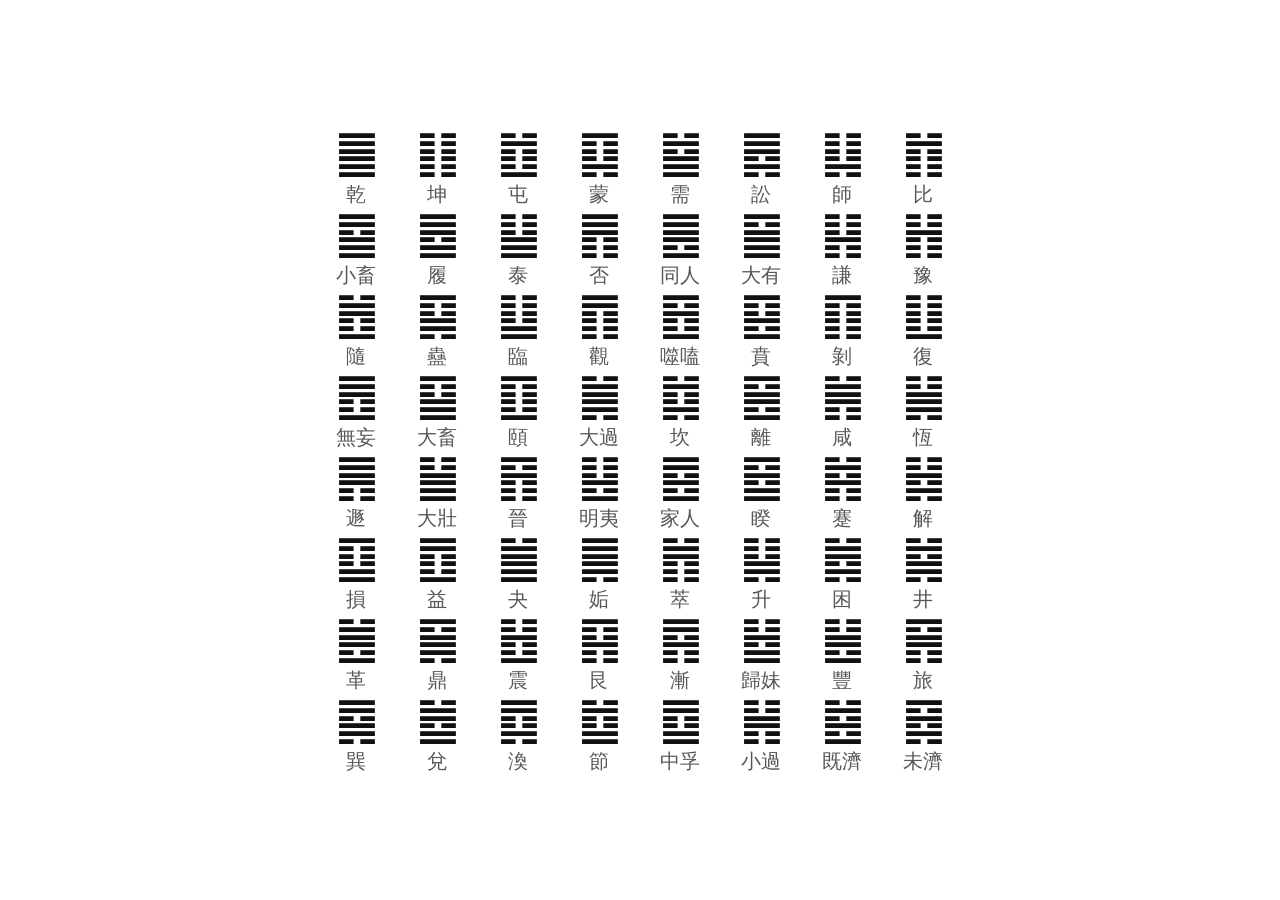
<file: index.html>
<!doctype html>
<html lang="en">
  <head>
    <meta charset="utf-8" />
    <meta name="viewport" content="width=device-width, initial-scale=1" />
    <title>Yijing Hexagrams</title>
    <link rel="stylesheet" href="styles.css" />
  </head>
  <body>
    <div class="scene">
        <main class="hexagram-grid" aria-label="Yijing hexagrams">
          <a href="#hexagram-01" aria-label="Hexagram 1 乾"
            ><span class="hexagram-label"
              ><span class="symbol" aria-hidden="true">䷀</span
              ><span class="hanzi" aria-hidden="true">乾</span></span
            ></a
          >
          <a href="#hexagram-02" aria-label="Hexagram 2 坤"
            ><span class="hexagram-label"
              ><span class="symbol" aria-hidden="true">䷁</span
              ><span class="hanzi" aria-hidden="true">坤</span></span
            ></a
          >
          <a href="#hexagram-03" aria-label="Hexagram 3 屯"
            ><span class="hexagram-label"
              ><span class="symbol" aria-hidden="true">䷂</span
              ><span class="hanzi" aria-hidden="true">屯</span></span
            ></a
          >
          <a href="#hexagram-04" aria-label="Hexagram 4 蒙"
            ><span class="hexagram-label"
              ><span class="symbol" aria-hidden="true">䷃</span
              ><span class="hanzi" aria-hidden="true">蒙</span></span
            ></a
          >
          <a href="#hexagram-05" aria-label="Hexagram 5 需"
            ><span class="hexagram-label"
              ><span class="symbol" aria-hidden="true">䷄</span
              ><span class="hanzi" aria-hidden="true">需</span></span
            ></a
          >
          <a href="#hexagram-06" aria-label="Hexagram 6 訟"
            ><span class="hexagram-label"
              ><span class="symbol" aria-hidden="true">䷅</span
              ><span class="hanzi" aria-hidden="true">訟</span></span
            ></a
          >
          <a href="#hexagram-07" aria-label="Hexagram 7 師"
            ><span class="hexagram-label"
              ><span class="symbol" aria-hidden="true">䷆</span
              ><span class="hanzi" aria-hidden="true">師</span></span
            ></a
          >
          <a href="#hexagram-08" aria-label="Hexagram 8 比"
            ><span class="hexagram-label"
              ><span class="symbol" aria-hidden="true">䷇</span
              ><span class="hanzi" aria-hidden="true">比</span></span
            ></a
          >
          <a href="#hexagram-09" aria-label="Hexagram 9 小畜"
            ><span class="hexagram-label"
              ><span class="symbol" aria-hidden="true">䷈</span
              ><span class="hanzi" aria-hidden="true">小畜</span></span
            ></a
          >
          <a href="#hexagram-10" aria-label="Hexagram 10 履"
            ><span class="hexagram-label"
              ><span class="symbol" aria-hidden="true">䷉</span
              ><span class="hanzi" aria-hidden="true">履</span></span
            ></a
          >
          <a href="#hexagram-11" aria-label="Hexagram 11 泰"
            ><span class="hexagram-label"
              ><span class="symbol" aria-hidden="true">䷊</span
              ><span class="hanzi" aria-hidden="true">泰</span></span
            ></a
          >
          <a href="#hexagram-12" aria-label="Hexagram 12 否"
            ><span class="hexagram-label"
              ><span class="symbol" aria-hidden="true">䷋</span
              ><span class="hanzi" aria-hidden="true">否</span></span
            ></a
          >
          <a href="#hexagram-13" aria-label="Hexagram 13 同人"
            ><span class="hexagram-label"
              ><span class="symbol" aria-hidden="true">䷌</span
              ><span class="hanzi" aria-hidden="true">同人</span></span
            ></a
          >
          <a href="#hexagram-14" aria-label="Hexagram 14 大有"
            ><span class="hexagram-label"
              ><span class="symbol" aria-hidden="true">䷍</span
              ><span class="hanzi" aria-hidden="true">大有</span></span
            ></a
          >
          <a href="#hexagram-15" aria-label="Hexagram 15 謙"
            ><span class="hexagram-label"
              ><span class="symbol" aria-hidden="true">䷎</span
              ><span class="hanzi" aria-hidden="true">謙</span></span
            ></a
          >
          <a href="#hexagram-16" aria-label="Hexagram 16 豫"
            ><span class="hexagram-label"
              ><span class="symbol" aria-hidden="true">䷏</span
              ><span class="hanzi" aria-hidden="true">豫</span></span
            ></a
          >
          <a href="#hexagram-17" aria-label="Hexagram 17 隨"
            ><span class="hexagram-label"
              ><span class="symbol" aria-hidden="true">䷐</span
              ><span class="hanzi" aria-hidden="true">隨</span></span
            ></a
          >
          <a href="#hexagram-18" aria-label="Hexagram 18 蠱"
            ><span class="hexagram-label"
              ><span class="symbol" aria-hidden="true">䷑</span
              ><span class="hanzi" aria-hidden="true">蠱</span></span
            ></a
          >
          <a href="#hexagram-19" aria-label="Hexagram 19 臨"
            ><span class="hexagram-label"
              ><span class="symbol" aria-hidden="true">䷒</span
              ><span class="hanzi" aria-hidden="true">臨</span></span
            ></a
          >
          <a href="#hexagram-20" aria-label="Hexagram 20 觀"
            ><span class="hexagram-label"
              ><span class="symbol" aria-hidden="true">䷓</span
              ><span class="hanzi" aria-hidden="true">觀</span></span
            ></a
          >
          <a href="#hexagram-21" aria-label="Hexagram 21 噬嗑"
            ><span class="hexagram-label"
              ><span class="symbol" aria-hidden="true">䷔</span
              ><span class="hanzi" aria-hidden="true">噬嗑</span></span
            ></a
          >
          <a href="#hexagram-22" aria-label="Hexagram 22 賁"
            ><span class="hexagram-label"
              ><span class="symbol" aria-hidden="true">䷕</span
              ><span class="hanzi" aria-hidden="true">賁</span></span
            ></a
          >
          <a href="#hexagram-23" aria-label="Hexagram 23 剝"
            ><span class="hexagram-label"
              ><span class="symbol" aria-hidden="true">䷖</span
              ><span class="hanzi" aria-hidden="true">剝</span></span
            ></a
          >
          <a href="#hexagram-24" aria-label="Hexagram 24 復"
            ><span class="hexagram-label"
              ><span class="symbol" aria-hidden="true">䷗</span
              ><span class="hanzi" aria-hidden="true">復</span></span
            ></a
          >
          <a href="#hexagram-25" aria-label="Hexagram 25 無妄"
            ><span class="hexagram-label"
              ><span class="symbol" aria-hidden="true">䷘</span
              ><span class="hanzi" aria-hidden="true">無妄</span></span
            ></a
          >
          <a href="#hexagram-26" aria-label="Hexagram 26 大畜"
            ><span class="hexagram-label"
              ><span class="symbol" aria-hidden="true">䷙</span
              ><span class="hanzi" aria-hidden="true">大畜</span></span
            ></a
          >
          <a href="#hexagram-27" aria-label="Hexagram 27 頤"
            ><span class="hexagram-label"
              ><span class="symbol" aria-hidden="true">䷚</span
              ><span class="hanzi" aria-hidden="true">頤</span></span
            ></a
          >
          <a href="#hexagram-28" aria-label="Hexagram 28 大過"
            ><span class="hexagram-label"
              ><span class="symbol" aria-hidden="true">䷛</span
              ><span class="hanzi" aria-hidden="true">大過</span></span
            ></a
          >
          <a href="#hexagram-29" aria-label="Hexagram 29 坎"
            ><span class="hexagram-label"
              ><span class="symbol" aria-hidden="true">䷜</span
              ><span class="hanzi" aria-hidden="true">坎</span></span
            ></a
          >
          <a href="#hexagram-30" aria-label="Hexagram 30 離"
            ><span class="hexagram-label"
              ><span class="symbol" aria-hidden="true">䷝</span
              ><span class="hanzi" aria-hidden="true">離</span></span
            ></a
          >
          <a href="#hexagram-31" aria-label="Hexagram 31 咸"
            ><span class="hexagram-label"
              ><span class="symbol" aria-hidden="true">䷞</span
              ><span class="hanzi" aria-hidden="true">咸</span></span
            ></a
          >
          <a href="#hexagram-32" aria-label="Hexagram 32 恆"
            ><span class="hexagram-label"
              ><span class="symbol" aria-hidden="true">䷟</span
              ><span class="hanzi" aria-hidden="true">恆</span></span
            ></a
          >
          <a href="#hexagram-33" aria-label="Hexagram 33 遯"
            ><span class="hexagram-label"
              ><span class="symbol" aria-hidden="true">䷠</span
              ><span class="hanzi" aria-hidden="true">遯</span></span
            ></a
          >
          <a href="#hexagram-34" aria-label="Hexagram 34 大壯"
            ><span class="hexagram-label"
              ><span class="symbol" aria-hidden="true">䷡</span
              ><span class="hanzi" aria-hidden="true">大壯</span></span
            ></a
          >
          <a href="#hexagram-35" aria-label="Hexagram 35 晉"
            ><span class="hexagram-label"
              ><span class="symbol" aria-hidden="true">䷢</span
              ><span class="hanzi" aria-hidden="true">晉</span></span
            ></a
          >
          <a href="#hexagram-36" aria-label="Hexagram 36 明夷"
            ><span class="hexagram-label"
              ><span class="symbol" aria-hidden="true">䷣</span
              ><span class="hanzi" aria-hidden="true">明夷</span></span
            ></a
          >
          <a href="#hexagram-37" aria-label="Hexagram 37 家人"
            ><span class="hexagram-label"
              ><span class="symbol" aria-hidden="true">䷤</span
              ><span class="hanzi" aria-hidden="true">家人</span></span
            ></a
          >
          <a href="#hexagram-38" aria-label="Hexagram 38 睽"
            ><span class="hexagram-label"
              ><span class="symbol" aria-hidden="true">䷥</span
              ><span class="hanzi" aria-hidden="true">睽</span></span
            ></a
          >
          <a href="#hexagram-39" aria-label="Hexagram 39 蹇"
            ><span class="hexagram-label"
              ><span class="symbol" aria-hidden="true">䷦</span
              ><span class="hanzi" aria-hidden="true">蹇</span></span
            ></a
          >
          <a href="#hexagram-40" aria-label="Hexagram 40 解"
            ><span class="hexagram-label"
              ><span class="symbol" aria-hidden="true">䷧</span
              ><span class="hanzi" aria-hidden="true">解</span></span
            ></a
          >
          <a href="#hexagram-41" aria-label="Hexagram 41 損"
            ><span class="hexagram-label"
              ><span class="symbol" aria-hidden="true">䷨</span
              ><span class="hanzi" aria-hidden="true">損</span></span
            ></a
          >
          <a href="#hexagram-42" aria-label="Hexagram 42 益"
            ><span class="hexagram-label"
              ><span class="symbol" aria-hidden="true">䷩</span
              ><span class="hanzi" aria-hidden="true">益</span></span
            ></a
          >
          <a href="#hexagram-43" aria-label="Hexagram 43 夬"
            ><span class="hexagram-label"
              ><span class="symbol" aria-hidden="true">䷪</span
              ><span class="hanzi" aria-hidden="true">夬</span></span
            ></a
          >
          <a href="#hexagram-44" aria-label="Hexagram 44 姤"
            ><span class="hexagram-label"
              ><span class="symbol" aria-hidden="true">䷫</span
              ><span class="hanzi" aria-hidden="true">姤</span></span
            ></a
          >
          <a href="#hexagram-45" aria-label="Hexagram 45 萃"
            ><span class="hexagram-label"
              ><span class="symbol" aria-hidden="true">䷬</span
              ><span class="hanzi" aria-hidden="true">萃</span></span
            ></a
          >
          <a href="#hexagram-46" aria-label="Hexagram 46 升"
            ><span class="hexagram-label"
              ><span class="symbol" aria-hidden="true">䷭</span
              ><span class="hanzi" aria-hidden="true">升</span></span
            ></a
          >
          <a href="#hexagram-47" aria-label="Hexagram 47 困"
            ><span class="hexagram-label"
              ><span class="symbol" aria-hidden="true">䷮</span
              ><span class="hanzi" aria-hidden="true">困</span></span
            ></a
          >
          <a href="#hexagram-48" aria-label="Hexagram 48 井"
            ><span class="hexagram-label"
              ><span class="symbol" aria-hidden="true">䷯</span
              ><span class="hanzi" aria-hidden="true">井</span></span
            ></a
          >
          <a href="#hexagram-49" aria-label="Hexagram 49 革"
            ><span class="hexagram-label"
              ><span class="symbol" aria-hidden="true">䷰</span
              ><span class="hanzi" aria-hidden="true">革</span></span
            ></a
          >
          <a href="#hexagram-50" aria-label="Hexagram 50 鼎"
            ><span class="hexagram-label"
              ><span class="symbol" aria-hidden="true">䷱</span
              ><span class="hanzi" aria-hidden="true">鼎</span></span
            ></a
          >
          <a href="#hexagram-51" aria-label="Hexagram 51 震"
            ><span class="hexagram-label"
              ><span class="symbol" aria-hidden="true">䷲</span
              ><span class="hanzi" aria-hidden="true">震</span></span
            ></a
          >
          <a href="#hexagram-52" aria-label="Hexagram 52 艮"
            ><span class="hexagram-label"
              ><span class="symbol" aria-hidden="true">䷳</span
              ><span class="hanzi" aria-hidden="true">艮</span></span
            ></a
          >
          <a href="#hexagram-53" aria-label="Hexagram 53 漸"
            ><span class="hexagram-label"
              ><span class="symbol" aria-hidden="true">䷴</span
              ><span class="hanzi" aria-hidden="true">漸</span></span
            ></a
          >
          <a href="#hexagram-54" aria-label="Hexagram 54 歸妹"
            ><span class="hexagram-label"
              ><span class="symbol" aria-hidden="true">䷵</span
              ><span class="hanzi" aria-hidden="true">歸妹</span></span
            ></a
          >
          <a href="#hexagram-55" aria-label="Hexagram 55 豐"
            ><span class="hexagram-label"
              ><span class="symbol" aria-hidden="true">䷶</span
              ><span class="hanzi" aria-hidden="true">豐</span></span
            ></a
          >
          <a href="#hexagram-56" aria-label="Hexagram 56 旅"
            ><span class="hexagram-label"
              ><span class="symbol" aria-hidden="true">䷷</span
              ><span class="hanzi" aria-hidden="true">旅</span></span
            ></a
          >
          <a href="#hexagram-57" aria-label="Hexagram 57 巽"
            ><span class="hexagram-label"
              ><span class="symbol" aria-hidden="true">䷸</span
              ><span class="hanzi" aria-hidden="true">巽</span></span
            ></a
          >
          <a href="#hexagram-58" aria-label="Hexagram 58 兌"
            ><span class="hexagram-label"
              ><span class="symbol" aria-hidden="true">䷹</span
              ><span class="hanzi" aria-hidden="true">兌</span></span
            ></a
          >
          <a href="#hexagram-59" aria-label="Hexagram 59 渙"
            ><span class="hexagram-label"
              ><span class="symbol" aria-hidden="true">䷺</span
              ><span class="hanzi" aria-hidden="true">渙</span></span
            ></a
          >
          <a href="#hexagram-60" aria-label="Hexagram 60 節"
            ><span class="hexagram-label"
              ><span class="symbol" aria-hidden="true">䷻</span
              ><span class="hanzi" aria-hidden="true">節</span></span
            ></a
          >
          <a href="#hexagram-61" aria-label="Hexagram 61 中孚"
            ><span class="hexagram-label"
              ><span class="symbol" aria-hidden="true">䷼</span
              ><span class="hanzi" aria-hidden="true">中孚</span></span
            ></a
          >
          <a href="#hexagram-62" aria-label="Hexagram 62 小過"
            ><span class="hexagram-label"
              ><span class="symbol" aria-hidden="true">䷽</span
              ><span class="hanzi" aria-hidden="true">小過</span></span
            ></a
          >
          <a href="#hexagram-63" aria-label="Hexagram 63 既濟"
            ><span class="hexagram-label"
              ><span class="symbol" aria-hidden="true">䷾</span
              ><span class="hanzi" aria-hidden="true">既濟</span></span
            ></a
          >
          <a href="#hexagram-64" aria-label="Hexagram 64 未濟"
            ><span class="hexagram-label"
              ><span class="symbol" aria-hidden="true">䷿</span
              ><span class="hanzi" aria-hidden="true">未濟</span></span
            ></a
          >
        </main>
        <section class="chapter-detail" id="chapter-detail" aria-live="polite">
          <div class="chapter-frame">
            <button class="chapter-close" id="chapter-close" type="button">
              返回
            </button>
            <div class="chapter-copy">
              <h1 class="chapter-title" id="chapter-title">乾</h1>
              <p class="chapter-symbol" id="chapter-symbol">䷀</p>
              <div class="chapter-body" id="chapter-copy">
              <p>乾：元亨，利貞。</p>
              <p>
                彖傳：大哉乾元，萬物資始，乃統天。雲行雨施，品物流形。大明始終，六位時成，時乘六龍以御天。乾道變化，各正性命，保合大和，乃利貞。首出庶物，萬國咸寧。
              </p>
              <p>象傳：天行健:君子以自強不息。</p>
              <p>
                初九：潛龍，勿用。九二：見龍在田，利見大人。九三：君子終日乾乾，夕惕若，厲，无咎。九四：或躍在淵，无咎。九五：飛龍在天，利見大人。上九：亢龍有悔。用九：見群龍无首，吉。
              </p>
              </div>
            </div>
          </div>
        </section>
    </div>
    <script>
      const grid = document.querySelector(".hexagram-grid");
      const title = document.getElementById("chapter-title");
      const symbol = document.getElementById("chapter-symbol");
      const copy = document.getElementById("chapter-copy");
      const closeButton = document.getElementById("chapter-close");
      const chapterDetail = document.getElementById("chapter-detail");

      const chapterText = {
        "01": [
          "乾：元亨，利貞。",
          "初九：潛龍，勿用。",
          "九二：見龍在田，利見大人。",
          "九三：君子終日乾乾，夕惕若，厲，无咎。",
          "九四：或躍在淵，无咎。",
          "九五：飛龍在天，利見大人。",
          "上九：亢龍有悔。",
          "用九：見群龍无首，吉。",
        ],
        "02": [
          "坤：元亨，利牝馬之貞。君子有攸往，先迷後得主，利西南得朋，東北喪朋。安貞，吉。",
          "初六：履霜，堅冰至。",
          "六二：直，方，大，不習无不利。",
          "六三：含章可貞。或從王事，无成有終。",
          "六四：括囊；无咎，无譽。",
          "六五：黃裳，元吉。",
          "上六：龍戰于野，其血玄黃。",
          "用六：利永貞。",
        ],
        "03": [
          "屯：元亨，利貞，勿用有攸往，利建侯。",
          "初九：磐桓；利居貞，利建侯。",
          "六二：屯如邅如，乘馬班如。匪寇婚媾，女子貞不字，十年乃字。",
          "六三：即鹿无虞，惟入于林中，君子幾不如舍，往吝。",
          "六四：乘馬班如，求婚媾，往吉，无不利。",
          "九五：屯其膏，小貞吉，大貞凶。",
          "上六：乘馬班如，泣血漣如。",
        ],
        "04": [
          "蒙：亨。匪我求童蒙，童蒙求我。初筮告，再三瀆，瀆則不告。利貞。",
          "初六：發蒙，利用刑人，用說桎梏，以往吝。",
          "九二：包蒙吉；納婦吉；子克家。",
          "六三：勿用取女；見金夫，不有躬，无攸利。",
          "六四：困蒙，吝。",
          "六五：童蒙，吉。",
          "上九：擊蒙；不利為寇，利禦寇。",
        ],
        "05": [
          "需：有孚，光亨，貞吉。利涉大川。",
          "初九：需于郊。利用恆，无咎。",
          "九二：需于沙。小有言，終吉。",
          "九三：需于泥，致寇至。",
          "六四：需于血，出自穴。",
          "九五：需于酒食，貞吉。",
          "上六：入于穴，有不速之客三人來，敬之終吉。",
        ],
        "06": [
          "訟：有孚，窒。惕中吉。終凶。利見大人，不利涉大川。",
          "初六：不永所事，小有言，終吉。",
          "九二：不克訟，歸而逋，其邑人三百戶，无眚。",
          "六三：食舊德，貞厲，終吉，或從王事，无成。",
          "九四：不克訟，復即命渝，安貞吉。",
          "九五：訟元吉。",
          "上九：或錫之鞶帶，終朝三褫之。",
        ],
        "07": [
          "師：貞，丈人，吉无咎。",
          "初六：師出以律，否臧凶。",
          "九二：在師中吉，无咎，王三錫命。",
          "六三：師或輿尸，凶。",
          "六四：師左次，无咎。",
          "六五：田有禽，利執言，无咎。長子帥師，弟子輿尸，貞凶。",
          "上六：大君有命，開國承家，小人勿用。",
        ],
        "08": [
          "比：吉。原筮元永貞，无咎。不寧方來，後夫凶。",
          "初六：有孚，比之，无咎。有孚盈缶，終來有它吉。",
          "六二：比之自內，貞吉。",
          "六三：比之匪人。",
          "六四：外比之，貞吉。",
          "九五：顯比，王用三驅，失前禽。邑人不誡，吉。",
          "上六：比之无首，凶。",
        ],
        "09": [
          "小畜：亨。密雲不雨，自我西郊。",
          "初九：復自道，何其咎，吉。",
          "九二：牽復，吉。",
          "九三：輿說輻，夫妻反目。",
          "六四：有孚，血去惕出，无咎。",
          "九五：有孚攣如，富以其鄰。",
          "上九：既雨既處，尚德載，婦貞厲。月幾望，君子征凶。",
        ],
        10: [
          "履虎尾，不咥人，亨。",
          "初九：素履，往无咎。",
          "九二：履道坦坦，幽人貞吉。",
          "六三：眇能視，跛能履，履虎尾，咥人，凶。武人為于大君。",
          "九四：履虎尾，愬愬，終吉。",
          "九五：夬履，貞厲。",
          "上九：視履考祥，其旋元吉。",
        ],
        11: [
          "泰：小往大來，吉亨。",
          "初九：拔茅茹，以其彙，征吉。",
          "九二：包荒，用馮河，不遐遺，朋亡，得尚于中行。",
          "九三：无平不陂，无往不復，艱貞无咎。勿恤其孚，于食有福。",
          "六四：翩翩，不富，以其鄰，不戒以孚。",
          "六五：帝乙歸妹，以祉元吉。",
          "上六：城復于隍，勿用師。自邑告命，貞吝。",
        ],
        12: [
          "否之匪人，不利君子貞，大往小來。",
          "初六：拔茅茹，以其彙，貞吉亨。",
          "六二：包承。小人吉，大人否，亨。",
          "六三：包羞。",
          "九四：有命，无咎，疇離祉。",
          "九五：休否，大人吉。其亡其亡，繫于苞桑。",
          "上九：傾否，先否後喜。",
        ],
        13: [
          "同人于野，亨。利涉大川，利君子貞。",
          "初九：同人于門，无咎。",
          "六二：同人于宗，吝。",
          "九三：伏戎于莽，升其高陵，三歲不興。",
          "九四：乘其墉，弗克攻，吉。",
          "九五：同人，先號咷而後笑。大師克相遇。",
          "上九：同人于郊，无悔。",
        ],
        14: [
          "大有：元亨。",
          "初九：无交害，匪咎，艱則无咎。",
          "九二：大車以載，有攸往，无咎。",
          "九三：公用亨于天子，小人弗克。",
          "九四：匪其彭，无咎。",
          "六五：厥孚交如，威如；吉。",
          "上九：自天祐之，吉无不利。",
        ],
        15: [
          "謙：亨，君子有終。",
          "初六：謙謙君子，用涉大川，吉。",
          "六二：鳴謙，貞吉。",
          "九三：勞謙，君子有終，吉。",
          "六四：无不利，撝謙。",
          "六五：不富，以其鄰，利用侵伐，无不利。",
          "上六：鳴謙，利用行師，征邑國。",
        ],
        16: [
          "豫：利建侯，行師。",
          "初六：鳴豫，凶。",
          "六二：介于石，不終日，貞吉。",
          "六三：盱豫，悔。遲有悔。",
          "九四：由豫，大有得。勿疑。朋盍簪。",
          "六五：貞疾，恆不死。",
          "上六：冥豫，成有渝，无咎。",
        ],
        17: [
          "隨：元亨利貞，无咎。",
          "初九：官有渝，貞吉。出門交有功。",
          "六二：系小子，失丈夫。",
          "六三：系丈夫，失小子。隨有求得，利居貞。",
          "九四：隨有獲，貞凶。有孚在道，以明，何咎。",
          "九五：孚于嘉，吉。",
          "上六：拘系之，乃從維之。王用亨于西山。",
        ],
        18: [
          "蠱：元亨，利涉大川。先甲三日，後甲三日。",
          "初六：幹父之蠱，有子，考无咎，厲終吉。",
          "九二：幹母之蠱，不可貞。",
          "九三：幹父之蠱，小有悔，无大咎。",
          "六四：裕父之蠱，往見吝。",
          "六五：幹父之蠱，用譽。",
          "上九：不事王侯，高尚其事。",
        ],
        19: [
          "觀：盥而不薦，有孚顒若。",
          "初六：童觀，小人无咎，君子吝。",
          "六二：闚觀，利女貞。",
          "六三：觀我生，進退。",
          "六四：觀國之光，利用賓于王。",
          "九五：觀我生，君子无咎。",
          "上九：觀其生，君子无咎。",
        ],
        20: [
          "臨：元，亨，利，貞。至于八月有凶。",
          "初九：咸臨，貞吉。",
          "九二：咸臨，吉无不利。",
          "六三：甘臨，无攸利。既憂之，无咎。",
          "六四：至臨，无咎。",
          "六五：知臨，大君之宜，吉。",
          "上六：敦臨，吉无咎。",
        ],
        21: [
          "噬嗑：亨。利用獄。",
          "初九：屨校滅趾，无咎。",
          "六二：噬膚滅鼻，无咎。",
          "六三：噬臘肉，遇毒；小吝，无咎。",
          "九四：噬乾胏，得金矢，利艱貞，吉。",
          "六五：噬乾肉，得黃金，貞厲，无咎。",
          "上九：何校滅耳，凶。",
        ],
        22: [
          "賁：亨。小利有攸往。",
          "初九：賁其趾，舍車而徒。",
          "六二：賁其須。",
          "九三：賁如濡如，永貞吉。",
          "六四：賁如皤如，白馬翰如，匪寇婚媾。",
          "六五：賁于丘園，束帛戔戔，吝，終吉。",
          "上九：白賁，无咎。",
        ],
        23: [
          "剝：不利有攸往。",
          "初六：剝床以足，蔑貞凶。",
          "六二：剝床以辨，蔑貞凶。",
          "六三：剝之，无咎。",
          "六四：剝床以膚，凶。",
          "六五：貫魚，以宮人寵，无不利。",
          "上九：碩果不食，君子得輿，小人剝廬。",
        ],
        24: [
          "復：亨。出入无疾，朋來无咎。反復其道，七日來復，利有攸往。",
          "初九：不遠復，无祗悔，元吉。",
          "六二：休復，吉。",
          "六三：頻復，厲无咎。",
          "六四：中行獨復。",
          "六五：敦復，无悔。",
          "上六：迷復，凶，有災眚。用行師，終有大敗，以其國君，凶；至于十年，不克征。",
        ],
        25: [
          "无妄：元亨，利貞。其匪正有眚，不利有攸往。",
          "初九：无妄，往吉。",
          "六二：不耕獲，不菑畬，則利有攸往。",
          "六三：无妄之災，或繫之牛，行人之得，邑人之災。",
          "九四：可貞，无咎。",
          "九五：无妄之疾，勿藥有喜。",
          "上九：无妄，行有眚，无攸利。",
        ],
        26: [
          "大畜：利貞，不家食吉，利涉大川。",
          "初九：有厲利已。",
          "九二：輿說輹。",
          "九三：良馬逐，利艱貞。曰閑輿衛，利有攸往。",
          "六四：童牛之牿，元吉。",
          "六五：豶豕之牙，吉。",
          "上九：何天之衢，亨。",
        ],
        27: [
          "頤：貞吉。觀頤，自求口實。",
          "初九：舍爾靈龜，觀我朵頤，凶。",
          "六二：顛頤，拂經，于丘頤，征凶。",
          "六三：拂頤，貞凶，十年勿用，无攸利。",
          "六四：顛頤，吉，虎視眈眈，其欲逐逐，无咎。",
          "六五：拂經，居貞吉，不可涉大川。",
          "上九：由頤，厲吉，利涉大川。",
        ],
        28: [
          "大過：棟橈，利有攸往，亨。",
          "初六：藉用白茅，无咎。",
          "九二：枯楊生稊，老夫得其女妻，无不利。",
          "九三：棟橈，凶。",
          "九四：棟隆，吉；有它吝。",
          "九五：枯楊生華，老婦得士夫，无咎无譽。",
          "上六：過涉滅頂，凶，无咎。",
        ],
        29: [
          "坎：習坎，有孚，維心亨，行有尚。",
          "初六：習坎，入于坎窞，凶。",
          "九二：坎有險，求小得。",
          "六三：來之坎坎，險且枕，入于坎窞，勿用。",
          "六四：樽酒簋貳，用缶，納約自牖，終无咎。",
          "九五：坎不盈，祗既平，无咎。",
          "上六：係用徽纆，寘于叢棘，三歲不得，凶。",
        ],
        30: [
          "離：利貞，亨。畜牝牛，吉。",
          "初九：履錯然，敬之无咎。",
          "六二：黃離，元吉。",
          "九三：日昃之離，不鼓缶而歌，則大耋之嗟，凶。",
          "九四：突如其來如，焚如，死如，棄如。",
          "六五：出涕沱若，戚嗟若，吉。",
          "上九：王用出征，有嘉折首，獲匪其醜，无咎。",
        ],
        31: [
          "咸，亨，利貞，取女吉。",
          "初六，咸其拇。",
          "六二，咸其腓，凶，居吉。",
          "九三，咸其股，執其隨，往吝。",
          "九四，貞吉，悔亡，憧憧往來，朋從爾思。",
          "九五，咸其脢，无悔。",
          "上六，咸其輔頰舌。",
        ],
        32: [
          "恆：亨，无咎，利貞，利有攸往。",
          "初六：浚恆，貞凶，无攸利。",
          "九二：悔亡。",
          "九三：不恆其德，或承之羞，貞吝。",
          "九四：田无禽。",
          "六五：恆其德，貞，婦人吉，夫子凶。",
          "上六：振恆，凶。",
        ],
        33: [
          "遯：亨，小利貞。",
          "初六：遯尾，厲，勿用有攸往。",
          "六二：執之用黃牛之革，莫之勝說。",
          "九三：係遯，有疾厲，畜臣妾吉。",
          "九四：好遯，君子吉，小人否。",
          "九五：嘉遯，貞吉。",
          "上九：肥遯，无不利。",
        ],
        34: [
          "大壯：利貞。",
          "初九：壯于趾，征凶，有孚。",
          "九二：貞吉。",
          "九三：小人用壯，君子用罔，貞厲。羝羊觸藩，羸其角。",
          "九四：貞吉悔亡，藩決不羸，壯于大輿之輹。",
          "六五：喪羊于易，无悔。",
          "上六：羝羊觸藩，不能退，不能遂，无攸利，艱則吉。",
        ],
        35: [
          "晉：康侯用錫馬蕃庶，晝日三接。",
          "初六：晉如，摧如，貞吉。罔孚，裕无咎。",
          "六二：晉如，愁如，貞吉。受茲介福，于其王母。",
          "六三：眾允，悔亡。",
          "九四：晉如碩鼠，貞厲。",
          "六五：悔亡，失得勿恤，往吉，无不利。",
          "上九：晉其角，維用伐邑，厲吉无咎，貞吝。",
        ],
        36: [
          "明夷：利艱貞。",
          "初九：明夷于飛，垂其翼。君子于行，三日不食，有攸往，主人有言。",
          "六二：明夷，夷于左股，用拯馬壯，吉。",
          "九三：明夷于南狩，得其大首，不可疾貞。",
          "六四：入于左腹，獲明夷之心，出于門庭。",
          "六五：箕子之明夷，利貞。",
          "上六：不明晦，初登于天，後入于地。",
        ],
        37: [
          "家人：利女貞。",
          "初九：閑有家，悔亡。",
          "六二：无攸遂，在中饋，貞吉。",
          "九三：家人嗃嗃，悔厲吉；婦子嘻嘻，終吝。",
          "六四：富家，大吉。",
          "九五：王假有家，勿恤，往吉。",
          "上九：有孚威如，終吉。",
        ],
        38: [
          "睽：小事吉。",
          "初九：悔亡，喪馬勿逐，自復；見惡人无咎。",
          "九二：遇主于巷，无咎。",
          "六三：見輿曳，其牛掣，其人天且劓，无初有終。",
          "九四：睽孤，遇元夫，交孚，厲无咎。",
          "六五：悔亡，厥宗噬膚，往何咎。",
          "上九：睽孤，見豕負塗，載鬼一車，先張之弧，後說之弧，匪寇婚媾，往遇雨則吉。",
        ],
        39: [
          "蹇：利西南，不利東北；利見大人，貞吉。",
          "初六：往蹇，來譽。",
          "六二：王臣蹇蹇，匪躬之故。",
          "九三：往蹇來反。",
          "六四：往蹇來連。",
          "九五：大蹇朋來。",
          "上六：往蹇來碩，吉；利見大人。",
        ],
        40: [
          "解：利西南，无所往，其來復吉。有攸往，夙吉。",
          "初六：无咎。",
          "九二：田獲三狐，得黃矢，貞吉。",
          "六三：負且乘，致寇至，貞吝。",
          "九四：解而拇，朋至斯孚。",
          "六五：君子維有解，吉；有孚于小人。",
          "上六：公用射隼于高墉之上，獲之，无不利。",
        ],
        41: [
          "損：有孚，元吉，无咎，可貞，利有攸往。曷之用，二簋可用享。",
          "初九：巳事遄往，无咎，酌損之。",
          "九二：利貞，征凶，弗損，益之。",
          "六三：三人行，則損一人；一人行，則得其友。",
          "六四：損其疾，使遄有喜，无咎。",
          "六五：或益之，十朋之龜弗克違，元吉。",
          "上九：弗損益之，无咎，貞吉，有攸往，得臣无家。",
        ],
        42: [
          "益：利有攸往，利涉大川。",
          "初九：利用為大作，元吉，无咎。",
          "六二：或益之，十朋之龜弗克違，永貞吉。王用享于帝，吉。",
          "六三：益之用凶事，无咎。有孚中行，告公用圭。",
          "六四：中行，告公從。利用為依遷國。",
          "九五：有孚惠心，勿問元吉。有孚惠我德。",
          "上九：莫益之，或擊之，立心勿恆，凶。",
        ],
        43: [
          "夬：揚于王庭，孚號，有厲，告自邑，不利即戎，利有攸往。",
          "初九：壯于前趾，往不勝為咎。",
          "九二：惕號，莫夜有戎，勿恤。",
          "九三：壯于頄，有凶。君子夬夬，獨行，遇雨，若濡，有慍，无咎。",
          "九四：臀无膚，其行次且。牽羊悔亡，聞言不信。",
          "九五：莧陸夬夬，中行无咎。",
          "上六：无號，終有凶。",
        ],
        44: [
          "姤：女壯，勿用取女。",
          "初六：繫于金柅，貞吉，有攸往，見凶，羸豕孚蹢躅。",
          "九二：包有魚，无咎，不利賓。",
          "九三：臀无膚，其行次且，厲，无大咎。",
          "九四：包无魚，起凶。",
          "九五：以杞包瓜，含章，有隕自天。",
          "上九：姤其角，吝，无咎。",
        ],
        45: [
          "萃：亨。王假有廟，利見大人，亨，利貞。用大牲吉，利有攸往。",
          "初六：有孚不終，乃亂乃萃，若號一握為笑，勿恤，往无咎。",
          "六二：引吉，无咎，孚乃利用禴。",
          "六三：萃如，嗟如，无攸利，往无咎，小吝。",
          "九四：大吉，无咎。",
          "九五：萃有位，无咎。匪孚，元永貞，悔亡。",
          "上六：齎咨涕洟，无咎。",
        ],
        46: [
          "升：元亨，用見大人，勿恤，南征吉。",
          "初六：允升，大吉。",
          "九二：孚乃利用禴，无咎。",
          "九三：升虛邑。",
          "六四：王用亨于岐山，吉无咎。",
          "六五：貞吉，升階。",
          "上六：冥升，利于不息之貞。",
        ],
        47: [
          "困：亨，貞，大人吉，无咎，有言不信。",
          "初六：臀困于株木，入于幽谷，三歲不覿。",
          "九二：困于酒食，朱紱方來，利用享祀，征凶，无咎。",
          "六三：困于石，據于蒺蔾，入于其宮，不見其妻，凶。",
          "九四：來徐徐，困于金車，吝，有終。",
          "九五：劓刖，困于赤紱，乃徐有說，利用祭祀。",
          "上六：困于葛藟，于臲卼，曰動悔。有悔，征吉。",
        ],
        48: [
          "井：改邑不改井，无喪无得，往來井井。汔至，亦未繘井，羸其瓶，凶。",
          "初六：井泥不食，舊井无禽。",
          "九二：井谷射鮒，瓮敝漏。",
          "九三：井渫不食，為我心惻，可用汲，王明，並受其福。",
          "六四：井甃，无咎。",
          "九五：井冽，寒泉食。",
          "上六：井收勿幕，有孚元吉。",
        ],
        49: [
          "革：巳日乃孚，元亨利貞，悔亡。",
          "初九：鞏用黃牛之革。",
          "六二：巳日乃革之，征吉，无咎。",
          "九三：征凶，貞厲，革言三就，有孚。",
          "九四：悔亡，有孚改命，吉。",
          "九五：大人虎變，未占有孚。",
          "上六：君子豹變，小人革面，征凶，居貞吉。",
        ],
        50: [
          "鼎：元吉，亨。",
          "初六：鼎顛趾，利出否，得妾以其子，无咎。",
          "九二：鼎有實，我仇有疾，不我能即，吉。",
          "九三：鼎耳革，其行塞，雉膏不食，方雨虧悔，終吉。",
          "九四：鼎折足，覆公餗，其形渥，凶。",
          "六五：鼎黃耳，金鉉，利貞。",
          "上九：鼎玉鉉，大吉，无不利。",
        ],
        51: [
          "震：亨。震來虩虩，笑言啞啞。震驚百里，不喪匕鬯。",
          "初九：震來虩虩，後笑言啞啞，吉。",
          "六二：震來厲，億喪貝，躋于九陵，勿逐，七日得。",
          "六三：震蘇蘇，震行无眚。",
          "九四：震遂泥。",
          "六五：震往來厲，億无喪，有事。",
          "上六：震索索，視矍矍，征凶。震不于其躬，于其鄰，无咎。婚媾有言。",
        ],
        52: [
          "艮：艮其背，不獲其身，行其庭，不見其人，无咎。",
          "初六：艮其趾，无咎，利永貞。",
          "六二：艮其腓，不拯其隨，其心不快。",
          "九三：艮其限，列其夤，厲薰心。",
          "六四：艮其身，无咎。",
          "六五：艮其輔，言有序，悔亡。",
          "上九：敦艮，吉。",
        ],
        53: [
          "漸：女歸吉，利貞。",
          "初六：鴻漸于干，小子厲，有言，无咎。",
          "六二：鴻漸于磐，飲食衎衎，吉。",
          "九三：鴻漸于陸，夫征不復，婦孕不育，凶；利禦寇。",
          "六四：鴻漸于木，或得其桷，无咎。",
          "九五：鴻漸于陵，婦三歲不孕，終莫之勝，吉。",
          "上九：鴻漸于陸，其羽可用為儀，吉。",
        ],
        54: [
          "歸妹：征凶，无攸利。",
          "初九：歸妹以娣，跛能履，征吉。",
          "九二：眇能視，利幽人之貞。",
          "六三：歸妹以須，反歸以娣。",
          "九四：歸妹愆期，遲歸有時。",
          "六五：帝乙歸妹，其君之袂，不如其娣之袂良，月幾望，吉。",
          "上六：女承筐无實，士刲羊无血，无攸利。",
        ],
        55: [
          "豐：亨，王假之，勿憂，宜日中。",
          "初九：遇其配主，雖旬无咎，往有尚。",
          "六二：豐其蔀，日中見斗，往得疑疾，有孚發若，吉。",
          "九三：豐其沛，日中見沬，折其右肱，无咎。",
          "九四：豐其蔀，日中見斗，遇其夷主，吉。",
          "六五：來章，有慶譽，吉。",
          "上六：豐其屋，蔀其家，闚其戶，闃其无人，三歲不覿，凶。",
        ],
        56: [
          "旅：小亨，旅貞吉。",
          "初六：旅瑣瑣，斯其所取災。",
          "六二：旅即次，懷其資，得童僕貞。",
          "九三：旅焚其次，喪其童僕，貞厲。",
          "九四：旅于處，得其資斧，我心不快。",
          "六五：射雉一矢亡，終以譽命。",
          "上九：鳥焚其巢，旅人先笑後號咷。喪牛于易，凶。",
        ],
        57: [
          "巽：小亨，利攸往，利見大人。",
          "初六：進退，利武人之貞。",
          "九二：巽在床下，用史巫紛若，吉，无咎。",
          "九三：頻巽，吝。",
          "六四：悔亡，田獲三品。",
          "九五：貞吉悔亡，无不利。无初有終，先庚三日，後庚三日，吉。",
          "上九：巽在床下，喪其資斧，貞凶。",
        ],
        58: [
          "兌：亨，利貞。",
          "初九：和兌，吉。",
          "九二：孚兌，吉，悔亡。",
          "六三：來兌，凶。",
          "九四：商兌，未寧，介疾有喜。",
          "九五：孚于剝，有厲。",
          "上六：引兌。",
        ],
        59: [
          "渙：亨。王假有廟，利涉大川，利貞。",
          "初六：用拯馬壯，吉。",
          "九二：渙奔其机，悔亡。",
          "六三：渙其躬，无悔。",
          "六四：渙其群，元吉。渙有丘，匪夷所思。",
          "九五：渙汗其大號，渙王居，无咎。",
          "上九：渙其血，去逖出，无咎。",
        ],
        60: [
          "節：亨。苦節，不可貞。",
          "初九：不出戶庭，无咎。",
          "九二：不出門庭，凶。",
          "六三：不節若，則嗟若，无咎。",
          "六四：安節，亨。",
          "九五：甘節，吉；往有尚。",
          "上六：苦節，貞凶，悔亡。",
        ],
        61: [
          "中孚：豚魚吉，利涉大川，利貞。",
          "初九：虞吉，有它不燕。",
          "九二：鳴鶴在陰，其子和之，我有好爵，吾與爾靡之。",
          "六三：得敵，或鼓或罷，或泣或歌。",
          "六四：月幾望，馬匹亡，无咎。",
          "九五：有孚攣如，无咎。",
          "上九：翰音登于天，貞凶。",
        ],
        62: [
          "小過：亨，利貞，可小事，不可大事。飛鳥遺之音，不宜上，宜下，大吉。",
          "初六：飛鳥以凶。",
          "六二：過其祖，遇其妣；不及其君，遇其臣；无咎。",
          "九三：弗過防之，從或戕之，凶。",
          "九四：无咎，弗過遇之。往厲必戒，勿用永貞。",
          "六五：密雲不雨，自我西郊，公弋取彼在穴。",
          "上六：弗遇過之，飛鳥離之，凶，是謂災眚。",
        ],
        63: [
          "既濟：亨，小利貞，初吉終亂。",
          "初九：曳其輪，濡其尾，无咎。",
          "六二：婦喪其茀，勿逐，七日得。",
          "九三：高宗伐鬼方，三年克之，小人勿用。",
          "六四：繻有衣袽，終日戒。",
          "九五：東鄰殺牛，不如西鄰之禴祭，實受其福。",
          "上六：濡其首，厲。",
        ],
        64: [
          "未濟：亨，小狐汔濟，濡其尾，无攸利。",
          "初六：濡其尾，吝。",
          "九二：曳其輪，貞吉。",
          "六三：未濟，征凶，利涉大川。",
          "九四：貞吉，悔亡，震用伐鬼方，三年有賞于大國。",
          "六五：貞吉，无悔，君子之光，有孚，吉。",
          "上九：有孚于飲酒，无咎，濡其首，有孚失是。",
        ],
      };

      function openChapter(link) {
        const match = link.getAttribute("href")?.match(/(\\d+)/);
        const number = match ? match[1] : "01";
        const hanzi = link.querySelector(".hanzi")?.textContent?.trim() || "";
        const mark = link.querySelector(".symbol")?.textContent?.trim() || "";
        const paragraphs = chapterText[number] || [];

        title.textContent = `${hanzi}`;
        symbol.textContent = mark;
        copy.innerHTML = paragraphs
          .map((paragraph) => `<p>${paragraph}</p>`)
          .join("");

        document.body.classList.add("showing-chapter");
      }

      function closeChapter() {
        document.body.classList.remove("showing-chapter");
      }

      grid.addEventListener("click", (event) => {
        const link = event.target.closest("a");
        if (!link) {
          return;
        }

        event.preventDefault();
        openChapter(link);
      });

      closeButton.addEventListener("click", () => {
        closeChapter();
      });

      chapterDetail.addEventListener("click", (event) => {
        if (event.target.closest(".chapter-frame")) {
          return;
        }

        closeChapter();
      });
    </script>
  </body>
</html>
</file>
<file: styles.css>
html,
body {
  margin: 0;
  min-height: 100%;
  background: #fff;
}

body {
  min-height: 100vh;
  display: grid;
  place-items: center;
  padding: 12px;
  box-sizing: border-box;
  font-family:
    "Noto Sans Symbols 2", "Segoe UI Symbol", "Apple Symbols", sans-serif;
}

body.showing-chapter {
  background: #fff;
}

.scene {
  position: relative;
  width: min(72vmin, calc(100vmin - 24px));
  height: min(72vmin, calc(100vmin - 24px));
  overflow: clip;
}

.hexagram-grid {
  display: grid;
  grid-template-columns: repeat(8, minmax(0, 1fr));
  gap: 0;
  width: 100%;
  height: 100%;
  background: #fff;
}

.hexagram-grid a {
  display: grid;
  place-items: center;
  aspect-ratio: 1;
  color: #111;
  text-decoration: none;
  overflow: hidden;
}

.hexagram-label {
  display: grid;
  place-items: center;
  gap: 0.2rem;
  width: 100%;
  height: 100%;
}

.symbol,
.hanzi {
  display: block;
  line-height: 1;
}

.symbol {
  font-size: clamp(1.6rem, 3.8vw, 3.75rem);
}

.hanzi {
  font-size: clamp(0.9rem, 1.6vw, 1.4rem);
  letter-spacing: 0.04em;
  opacity: 0.7;
}

.hexagram-grid a:hover,
.hexagram-grid a:focus-visible {
  outline: none;
  background: #f5f5f5;
}

.chapter-detail {
  position: absolute;
  inset: 0;
  display: none;
  place-items: center;
  padding: clamp(1rem, 2.5vmin, 1.5rem);
  box-sizing: border-box;
  background: rgba(255, 255, 255, 0.96);
}

body.showing-chapter .chapter-detail {
  display: grid;
}

.chapter-frame {
  display: grid;
  grid-template-rows: auto 1fr;
  width: 100%;
  height: 100%;
  padding: clamp(1rem, 3vmin, 2rem);
  box-sizing: border-box;
  background: #fff;
  border: 1px solid #111;
}

.chapter-title,
.chapter-symbol,
.chapter-copy {
  margin: 0;
}

.chapter-copy {
  display: grid;
  grid-template-rows: auto auto 1fr;
  min-height: 0;
}

.chapter-title {
  font-size: clamp(1.25rem, 2.6vmin, 2rem);
  font-weight: 400;
}

.chapter-symbol {
  margin: 0.75rem 0 1rem;
  font-size: clamp(2rem, 4.8vmin, 3.5rem);
  line-height: 1;
}

.chapter-body {
  overflow: auto;
  font-size: clamp(0.95rem, 1.9vmin, 1.2rem);
  line-height: 1.8;
  writing-mode: vertical-rl;
  text-orientation: mixed;
}

.chapter-body p + p {
  margin-right: 0.9rem;
}

.chapter-close {
  justify-self: start;
  margin-bottom: 1rem;
  padding: 0;
  border: 0;
  background: transparent;
  color: #111;
  font: inherit;
  letter-spacing: 0.08em;
  cursor: pointer;
}
</file>
